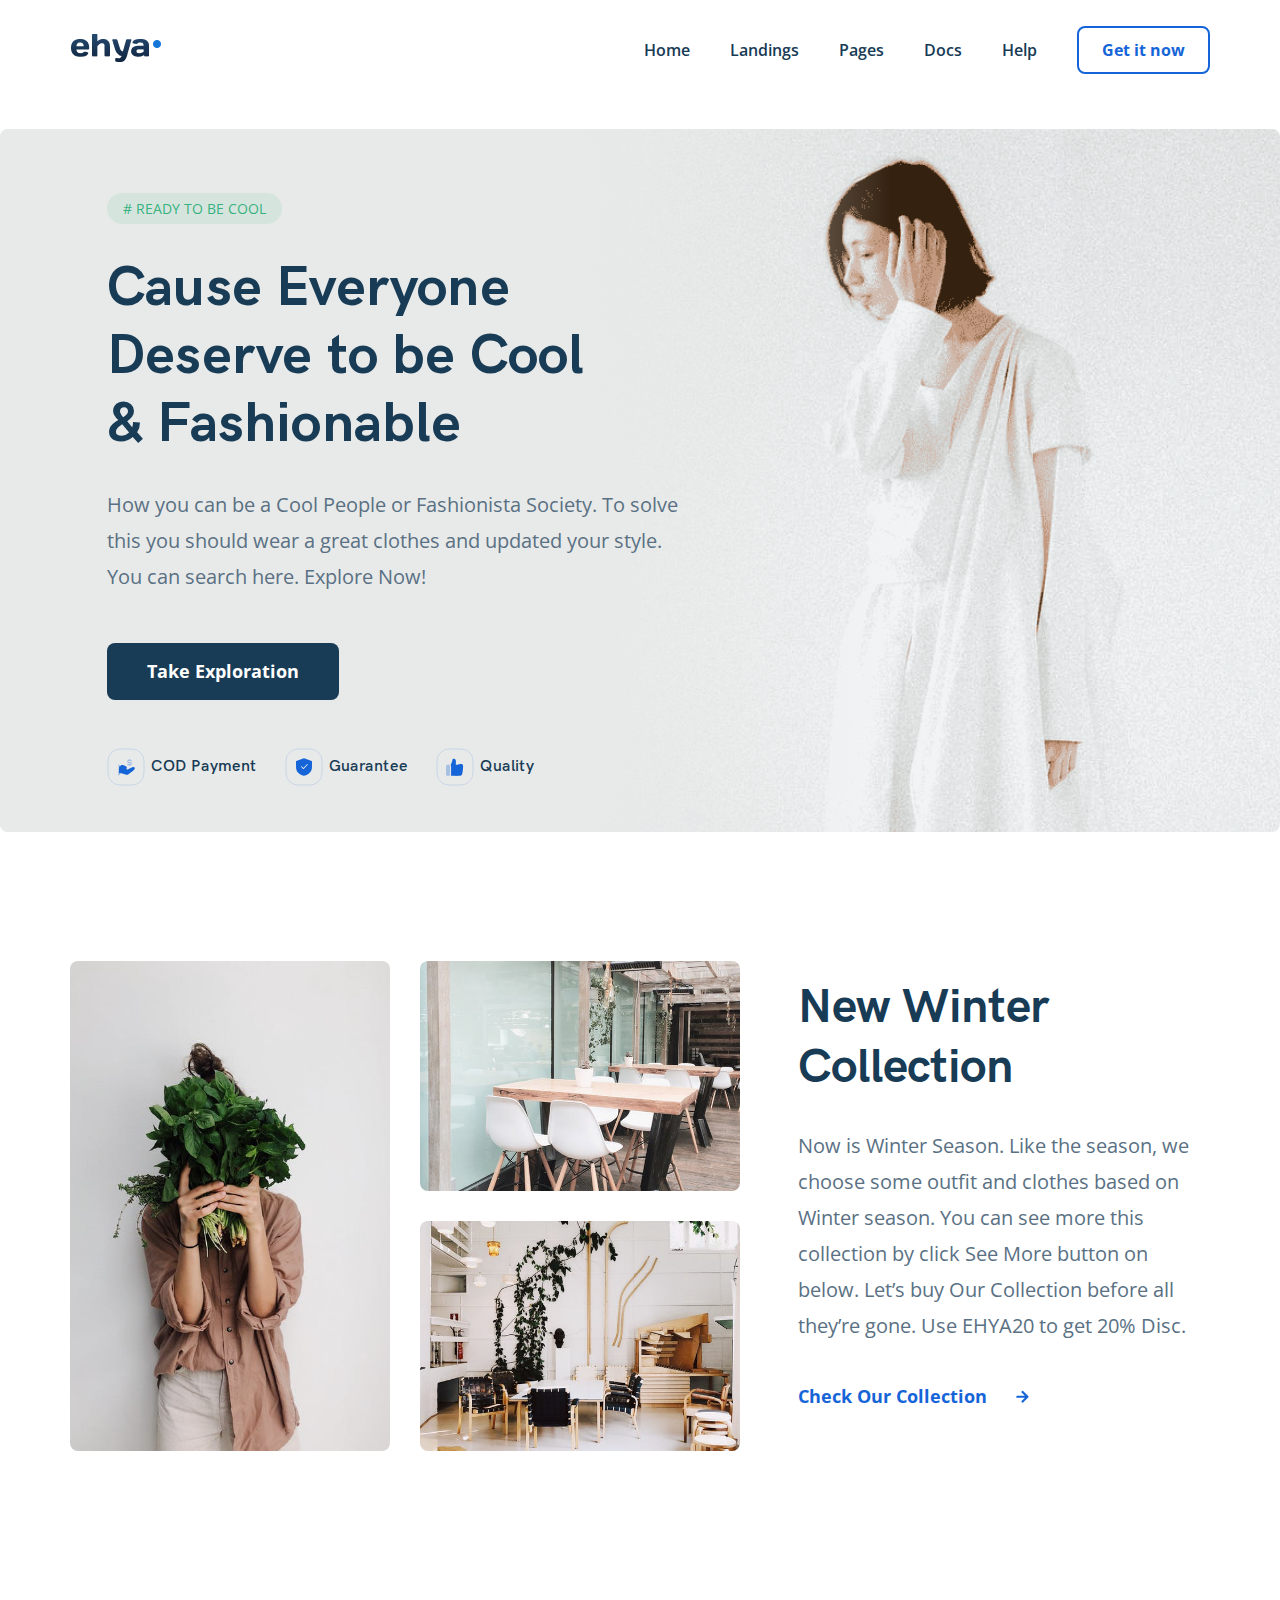
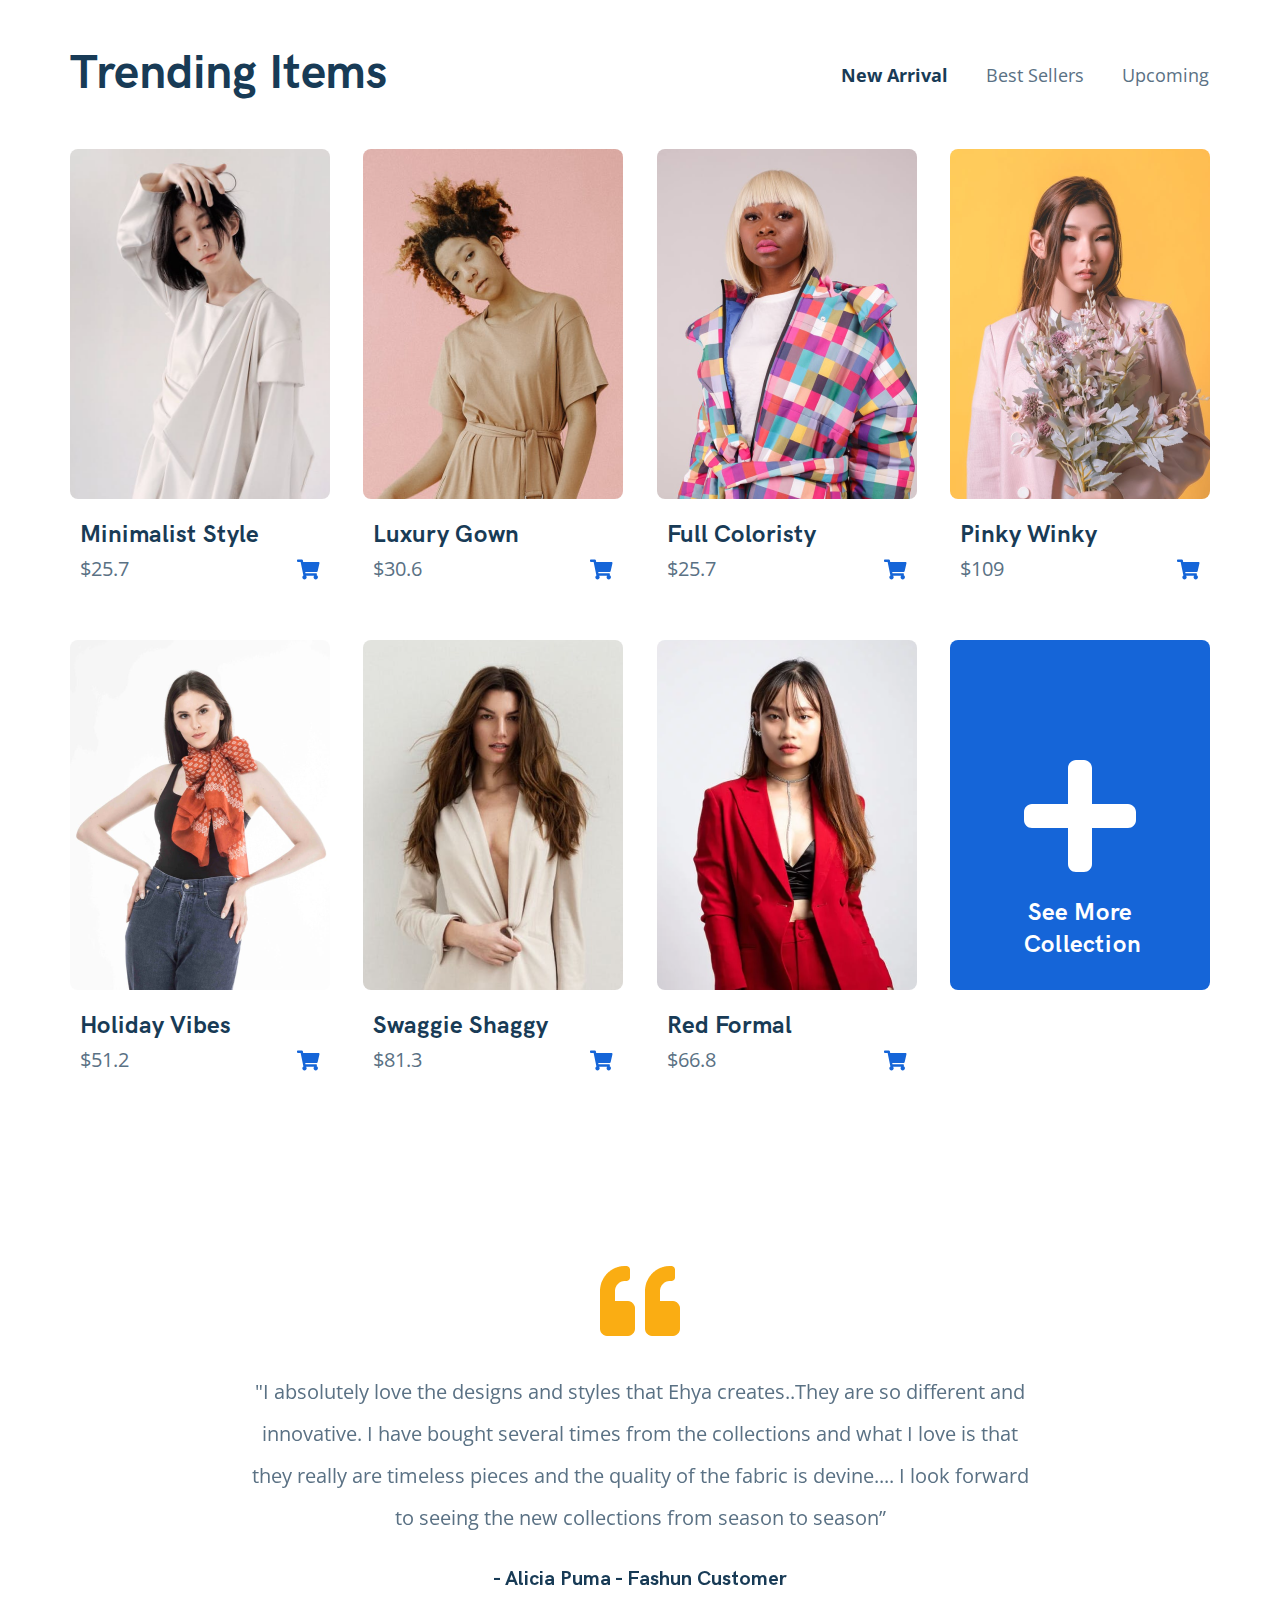
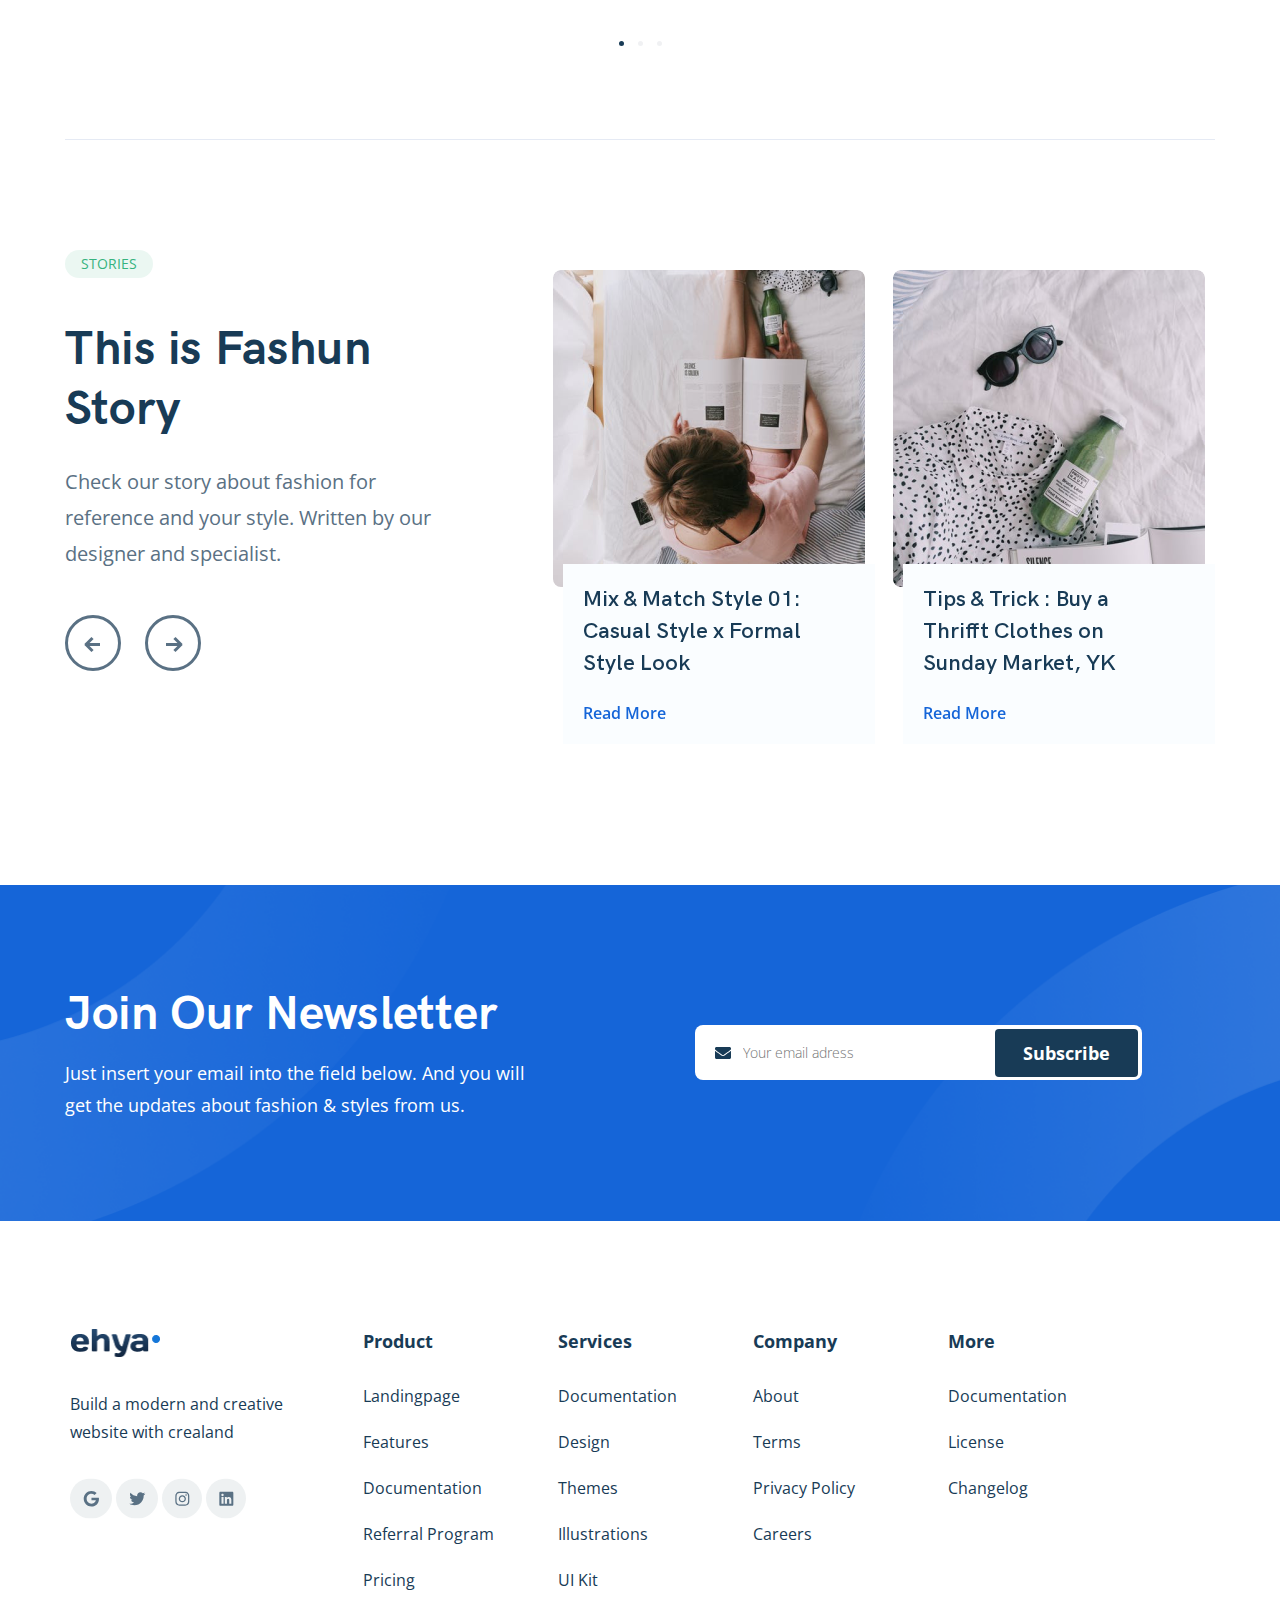
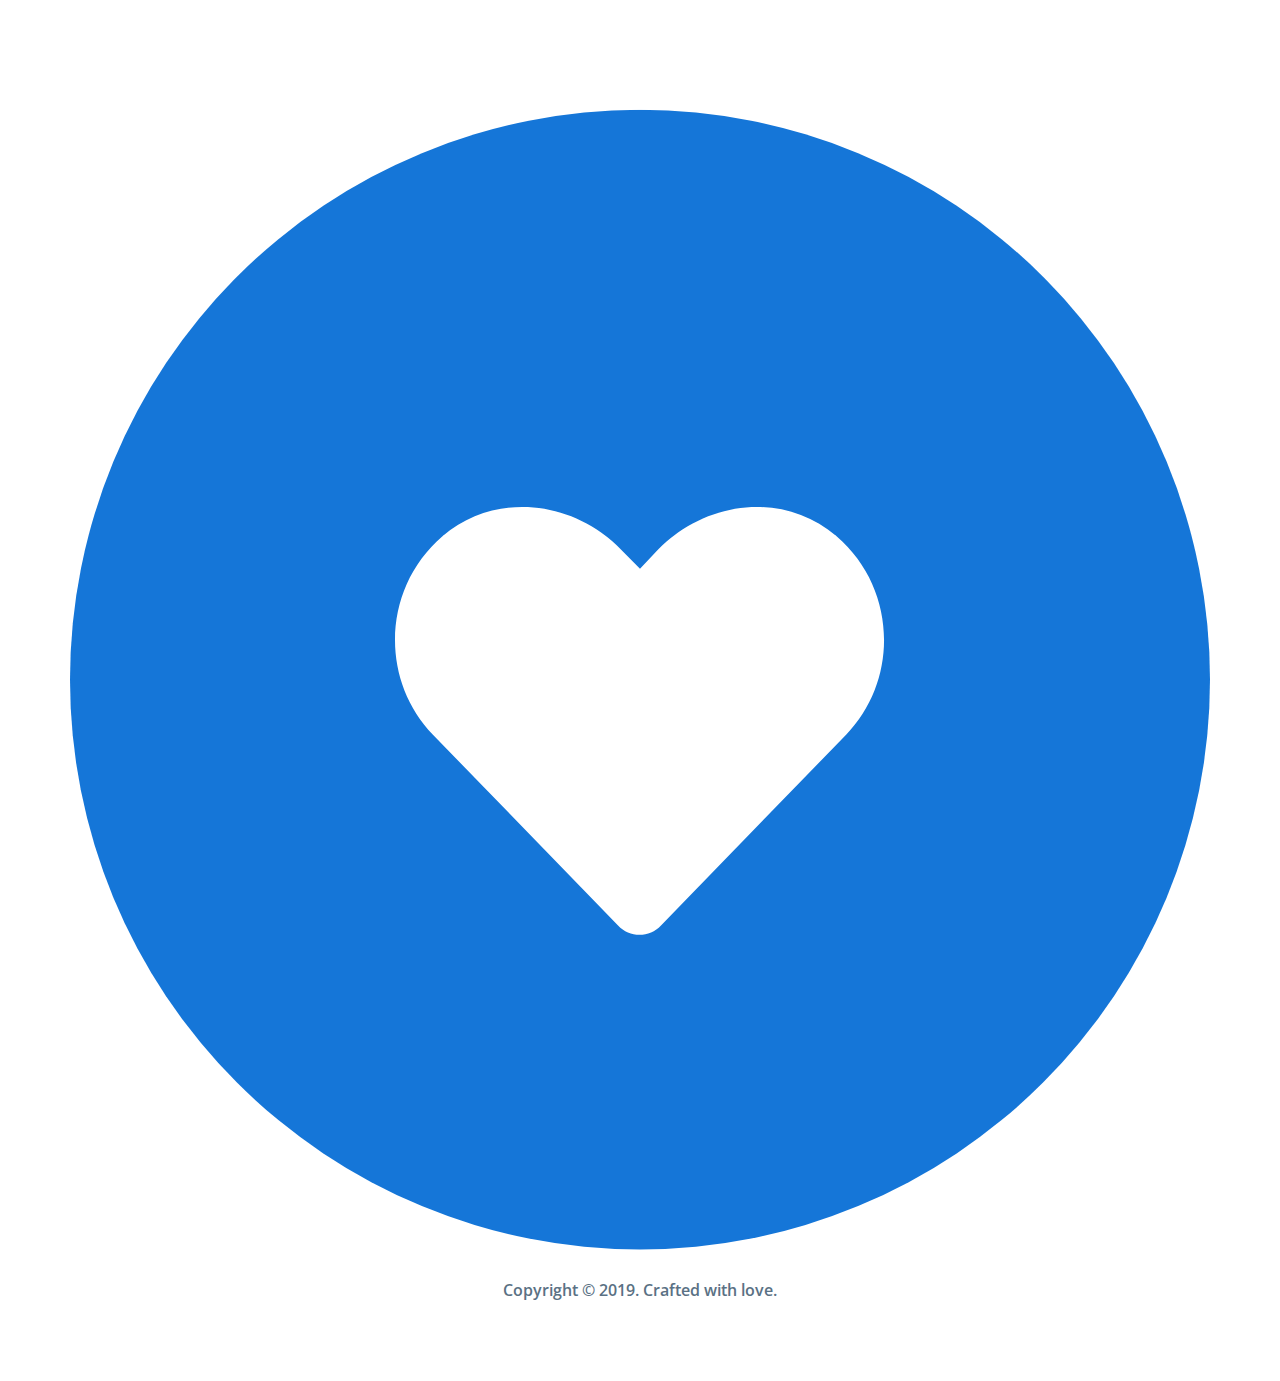
<file: index.html>
<!DOCTYPE html>
<html lang="en">
  <head>
    <meta charset="UTF-8" />
    <meta name="viewport" content="width=device-width, initial-scale=1.0" />
    <title>Ehua</title>
    <link rel="shortcut icon" href="favicon.ico" type="image/x-icon" />
    <link rel="icon" href="favicon.ico" type="image/x-icon" />
    <!-- стили -->
    <link
      href="https://fonts.googleapis.com/css2?family=Open+Sans:wght@300;400;600&display=swap"
      rel="stylesheet"
    />
    <!-- свайпер -->
    <link rel="stylesheet" href="css/swiper-bundle.min.css" />
    <!-- основные стили -->
    <link rel="stylesheet" href="css/style.css" />
  </head>

  <body>
    <header class="header">
      <div class="header-container">
        <div class="header__body header__body_desctop">
          <a href="#" class="header__logo"
            ><img
              src="img/header/logo.png"
              alt="Logo: Ehya"
              class="header__logo_image"
          /></a>
          <div class="header-burger">
            <span class="header-burger__line"></span>
          </div>
          <nav class="header-menu header-menu--desctop">
            <ul class="header-menu__list">
              <li class="header-menu__item">
                <a class="header-menu__link" href="#">Home</a>
              </li>
              <li class="header-menu__item">
                <a class="header-menu__link" href="#">Landings</a>
              </li>
              <li class="header-menu__item">
                <a class="header-menu__link" href="#">Pages</a>
              </li>
              <li class="header-menu__item">
                <a class="header-menu__link" href="#">Docs</a>
              </li>
              <li class="header-menu__item">
                <a class="header-menu__link" href="#">Help</a>
              </li>
              <li class="header-menu__item_1">
                <button class="header__button header-menu__button">
                  Get it now
                </button>
              </li>
            </ul>
          </nav>
        </div>
      </div>
    </header>
    <!-- /.header -->
    <section class="main">
      <div class="main-container">
        <div class="main-wrapper">
          <div class="main-discription">
            <span class="main__hashtag hashtag"># ready to be cool</span>
            <h1 class="main__title">
              Cause Everyone Deserve to be Cool & Fashionable
            </h1>
            <p class="main__text">
              How you can be a Cool People or Fashionista Society. To solve this
              you should wear a great clothes and updated your style. You can
              search here. Explore Now!
            </p>
            <button class="main__button">Take Exploration</button>
            <div class="main-links">
              <div class="main-link main-link__1">
                <img
                  src="img/main/icon-pay.svg"
                  alt=""
                  class="main__icon"
                /><span class="main-link__text">COD Payment</span>
              </div>
              <div class="main-link main-link__2">
                <img
                  src="img/main/icon-guard.svg"
                  alt=""
                  class="main__icon"
                /><span class="main-link__text">Guarantee</span>
              </div>
              <div class="main-link main-link__3">
                <img
                  src="img/main/icon-like.svg"
                  alt=""
                  class="main__icon"
                /><span class="main-link__text">Quality</span>
              </div>
            </div>
          </div>
        </div>
      </div>
    </section>
    <!-- /.main -->
    <section class="collection">
      <div class="collection-container">
        <div class="collection-wrapper">
          <div class="collection-images">
            <img
              src="img/collection/image_1.png"
              alt="Collection Image"
              class="collection__big-image image"
            />
            <div class="collection-image collection-image--flex">
              <img
                src="img/collection/image_2.png"
                alt="Collection Image"
                class="collection__image image collection__image--mr14"
              />
              <img
                src="img/collection/image_3.png"
                alt="Collection Image"
                class="collection__image image"
              />
            </div>
          </div>
          <div class="collection-discription">
            <h2 class="collection__title">New Winter Collection</h2>
            <p class="collection__text">
              Now is Winter Season. Like the season, we choose some outfit and
              clothes based on Winter season. You can see more this collection
              by click See More button on below. Let’s buy Our Collection before
              all they’re gone. Use EHYA20 to get 20% Disc.
            </p>
            <div class="collection__href">
              <a href="#" class="collection__link">Check Our Collection</a>
              <a href="#" class="collection__arrow"
                ><img
                  src="img/collection/arrow.svg"
                  alt="arrow"
                  class="collection__arrow"
              /></a>
            </div>
          </div>
        </div>
        <!-- /.collection-wrapper -->
      </div>
    </section>
    <section class="tranding">
      <div class="tranding-container">
        <div class="tranding-wrapper">
          <div class="tranding-navigation">
            <h3 class="tranding__title">Trending Items</h3>
            <ul class="tabs">
              <li data-target="#slide1" class="tabs__item tabs__item--active">
                New Arrival
              </li>

              <li data-target="#slide2" class="tabs__item">Best Sellers</li>

              <li data-target="#slide3" class="tabs__item">Upcoming</li>
            </ul>
          </div>
          <div id="slide1" class="tranding-images tranding-images--active">
            <a href="#"
              ><div class="tranding-card tranding-card__1">
                <div class="tranding-box">
                  <img
                    src="img/tranding/image1.png"
                    alt=""
                    class="tranding__image"
                  />
                </div>
                <h3 class="tranding-card__title">Minimalist Style</h3>
                <div class="tranding-cardsell">
                  <span class="tranding-card__price">$25.7 </span>
                  <img
                    src="img/tranding/shopping.svg"
                    alt="sell"
                    class="tranding-card__sell"
                  />
                </div></div
            ></a>
            <a href="#">
              <div class="tranding-card tranding-card__2">
                <div class="tranding-box">
                  <img
                    src="img/tranding/image2.png"
                    alt=""
                    class="tranding__image"
                  />
                </div>
                <h3 class="tranding-card__title">Luxury Gown</h3>
                <div class="tranding-cardsell">
                  <span class="tranding-card__price">$30.6 </span>
                  <img
                    src="img/tranding/shopping.svg"
                    alt="sell"
                    class="tranding-card__sell"
                  />
                </div></div
            ></a>
            <a href="#">
              <div class="tranding-card tranding-card__3">
                <div class="tranding-box">
                  <img
                    src="img/tranding/image3.png"
                    alt=""
                    class="tranding__image"
                  />
                </div>
                <h3 class="tranding-card__title">Full Coloristy</h3>
                <div class="tranding-cardsell">
                  <span class="tranding-card__price">$25.7 </span>
                  <img
                    src="img/tranding/shopping.svg"
                    alt="sell"
                    class="tranding-card__sell"
                  />
                </div>
              </div>
            </a>
            <a href="#">
              <div class="tranding-card tranding-card__4">
                <div class="tranding-box">
                  <img
                    src="img/tranding/image4.png"
                    alt=""
                    class="tranding__image"
                  />
                </div>
                <h3 class="tranding-card__title">Pinky Winky</h3>
                <div class="tranding-cardsell">
                  <span class="tranding-card__price">$109 </span>
                  <img
                    src="img/tranding/shopping.svg"
                    alt="sell"
                    class="tranding-card__sell"
                  />
                </div></div
            ></a>
            <a href="#"
              ><div class="tranding-card tranding-card__5">
                <div class="tranding-box">
                  <img
                    src="img/tranding/image5.png"
                    alt=""
                    class="tranding__image"
                  />
                </div>
                <h3 class="tranding-card__title">Holiday Vibes</h3>
                <div class="tranding-cardsell">
                  <span class="tranding-card__price">$51.2</span>
                  <img
                    src="img/tranding/shopping.svg"
                    alt="sell"
                    class="tranding-card__sell"
                  />
                </div>
              </div>
            </a>
            <a href="#"
              ><div class="tranding-card tranding-card__6">
                <div class="tranding-box">
                  <img
                    src="img/tranding/image6.png"
                    alt=""
                    class="tranding__image"
                  />
                </div>
                <h3 class="tranding-card__title">Swaggie Shaggy</h3>
                <div class="tranding-cardsell">
                  <span class="tranding-card__price">$81.3</span>
                  <img
                    src="img/tranding/shopping.svg"
                    alt="sell"
                    class="tranding-card__sell"
                  />
                </div></div
            ></a>
            <a href="#"
              ><div class="tranding-card tranding-card__7">
                <div class="tranding-box">
                  <img
                    src="img/tranding/image7.png"
                    alt=""
                    class="tranding__image"
                  />
                </div>
                <h3 class="tranding-card__title">Red Formal</h3>
                <div class="tranding-cardsell">
                  <span class="tranding-card__price">$66.8</span>
                  <img
                    src="img/tranding/shopping.svg"
                    alt="sell"
                    class="tranding-card__sell"
                  />
                </div></div
            ></a>
            <div class="tranding-card tranding-card__8">
              <a href="#"
                ><div class="tranding-more">
                  <div class="tranding-more__link">
                    <div class="tranding-more__collection">
                      <img
                        src="img/tranding/plus.svg"
                        alt=""
                        class="tranding-more__plus"
                      />
                      <span class="tranding-more__text"
                        >See More Collection</span
                      >
                    </div>
                  </div>
                </div>
              </a>
            </div>
          </div>

          <div id="slide2" class="tranding-images">
            <a href="#"
              ><div class="tranding-card tranding-card__1">
                <div class="tranding-box">
                  <img
                    src="img/tranding/image7.png"
                    alt=""
                    class="tranding__image"
                  />
                </div>
                <h3 class="tranding-card__title">Minimalist Style</h3>
                <div class="tranding-cardsell">
                  <span class="tranding-card__price">$25.7 </span>
                  <img
                    src="img/tranding/shopping.svg"
                    alt="sell"
                    class="tranding-card__sell"
                  />
                </div></div
            ></a>
            <a href="#">
              <div class="tranding-card tranding-card__2">
                <div class="tranding-box">
                  <img
                    src="img/tranding/image3.png"
                    alt=""
                    class="tranding__image"
                  />
                </div>
                <h3 class="tranding-card__title">Luxury Gown</h3>
                <div class="tranding-cardsell">
                  <span class="tranding-card__price">$30.6 </span>
                  <img
                    src="img/tranding/shopping.svg"
                    alt="sell"
                    class="tranding-card__sell"
                  />
                </div></div
            ></a>
            <a href="#">
              <div class="tranding-card tranding-card__3">
                <div class="tranding-box">
                  <img
                    src="img/tranding/image1.png"
                    alt=""
                    class="tranding__image"
                  />
                </div>
                <h3 class="tranding-card__title">Full Coloristy</h3>
                <div class="tranding-cardsell">
                  <span class="tranding-card__price">$25.7 </span>
                  <img
                    src="img/tranding/shopping.svg"
                    alt="sell"
                    class="tranding-card__sell"
                  />
                </div></div
            ></a>
            <a href="#"
              ><div class="tranding-card tranding-card__4">
                <div class="tranding-box">
                  <img
                    src="img/tranding/image2.png"
                    alt=""
                    class="tranding__image"
                  />
                </div>
                <h3 class="tranding-card__title">Pinky Winky</h3>
                <div class="tranding-cardsell">
                  <span class="tranding-card__price">$109 </span>
                  <img
                    src="img/tranding/shopping.svg"
                    alt="sell"
                    class="tranding-card__sell"
                  />
                </div></div
            ></a>
            <a href="#"
              ><div class="tranding-card tranding-card__5">
                <div class="tranding-box">
                  <img
                    src="img/tranding/image5.png"
                    alt=""
                    class="tranding__image"
                  />
                </div>
                <h3 class="tranding-card__title">Holiday Vibes</h3>
                <div class="tranding-cardsell">
                  <span class="tranding-card__price">$51.2</span>
                  <img
                    src="img/tranding/shopping.svg"
                    alt="sell"
                    class="tranding-card__sell"
                  />
                </div></div
            ></a>
            <a href="#"
              ><div class="tranding-card tranding-card__6">
                <div class="tranding-box">
                  <img
                    src="img/tranding/image7.png"
                    alt=""
                    class="tranding__image"
                  />
                </div>
                <h3 class="tranding-card__title">Swaggie Shaggy</h3>
                <div class="tranding-cardsell">
                  <span class="tranding-card__price">$81.3</span>
                  <img
                    src="img/tranding/shopping.svg"
                    alt="sell"
                    class="tranding-card__sell"
                  />
                </div></div
            ></a>
            <a href="#"
              ><div class="tranding-card tranding-card__7">
                <div class="tranding-box">
                  <img
                    src="img/tranding/image6.png"
                    alt=""
                    class="tranding__image"
                  />
                </div>
                <h3 class="tranding-card__title">Red Formal</h3>
                <div class="tranding-cardsell">
                  <span class="tranding-card__price">$66.8</span>
                  <img
                    src="img/tranding/shopping.svg"
                    alt="sell"
                    class="tranding-card__sell"
                  />
                </div></div
            ></a>
            <a href="#">
              <div class="tranding-card tranding-card__8">
                <div class="tranding-more">
                  <div class="tranding-more__link">
                    <div class="tranding-more__collection">
                      <img
                        src="img/tranding/plus.svg"
                        alt=""
                        class="tranding-more__plus"
                      />
                      <span class="tranding-more__text"
                        >See More Collection</span
                      >
                    </div>
                  </div>
                </div>
              </div>
            </a>
          </div>

          <div id="slide3" class="tranding-images">
            <a href="#">
              <div class="tranding-card tranding-card__1">
                <div class="tranding-box">
                  <img
                    src="img/tranding/image7.png"
                    alt=""
                    class="tranding__image"
                  />
                </div>
                <h3 class="tranding-card__title">Minimalist Style</h3>
                <div class="tranding-cardsell">
                  <span class="tranding-card__price">$25.7 </span>
                  <img
                    src="img/tranding/shopping.svg"
                    alt="sell"
                    class="tranding-card__sell"
                  />
                </div></div
            ></a>
            <a href="#">
              <div class="tranding-card tranding-card__2">
                <div class="tranding-box">
                  <img
                    src="img/tranding/image6.png"
                    alt=""
                    class="tranding__image"
                  />
                </div>
                <h3 class="tranding-card__title">Luxury Gown</h3>
                <div class="tranding-cardsell">
                  <span class="tranding-card__price">$30.6 </span>
                  <img
                    src="img/tranding/shopping.svg"
                    alt="sell"
                    class="tranding-card__sell"
                  />
                </div>
              </div>
            </a>
            <a href="#">
              <div class="tranding-card tranding-card__3">
                <div class="tranding-box">
                  <img
                    src="img/tranding/image5.png"
                    alt=""
                    class="tranding__image"
                  />
                </div>
                <h3 class="tranding-card__title">Full Coloristy</h3>
                <div class="tranding-cardsell">
                  <span class="tranding-card__price">$25.7 </span>
                  <img
                    src="img/tranding/shopping.svg"
                    alt="sell"
                    class="tranding-card__sell"
                  />
                </div>
              </div>
            </a>
            <a href="#"
              ><div class="tranding-card tranding-card__4">
                <div class="tranding-box">
                  <img
                    src="img/tranding/image4.png"
                    alt=""
                    class="tranding__image"
                  />
                </div>
                <h3 class="tranding-card__title">Pinky Winky</h3>
                <div class="tranding-cardsell">
                  <span class="tranding-card__price">$109 </span>
                  <img
                    src="img/tranding/shopping.svg"
                    alt="sell"
                    class="tranding-card__sell"
                  />
                </div></div
            ></a>
            <a href="#"
              ><div class="tranding-card tranding-card__5">
                <div class="tranding-box">
                  <img
                    src="img/tranding/image3.png"
                    alt=""
                    class="tranding__image"
                  />
                </div>
                <h3 class="tranding-card__title">Holiday Vibes</h3>
                <div class="tranding-cardsell">
                  <span class="tranding-card__price">$51.2</span>
                  <img
                    src="img/tranding/shopping.svg"
                    alt="sell"
                    class="tranding-card__sell"
                  />
                </div></div
            ></a>
            <a href="#"
              ><div class="tranding-card tranding-card__6">
                <div class="tranding-box">
                  <img
                    src="img/tranding/image2.png"
                    alt=""
                    class="tranding__image"
                  />
                </div>
                <h3 class="tranding-card__title">Swaggie Shaggy</h3>
                <div class="tranding-cardsell">
                  <span class="tranding-card__price">$81.3</span>
                  <img
                    src="img/tranding/shopping.svg"
                    alt="sell"
                    class="tranding-card__sell"
                  />
                </div></div
            ></a>
            <a href="#">
              <div class="tranding-card tranding-card__7">
                <div class="tranding-box">
                  <img
                    src="img/tranding/image1.png"
                    alt=""
                    class="tranding__image"
                  />
                </div>
                <h3 class="tranding-card__title">Red Formal</h3>
                <div class="tranding-cardsell">
                  <span class="tranding-card__price">$66.8</span>
                  <img
                    src="img/tranding/shopping.svg"
                    alt="sell"
                    class="tranding-card__sell"
                  />
                </div>
              </div>
            </a>
            <a href="#"
              ><div class="tranding-card tranding-card__8">
                <div class="tranding-more">
                  <div class="tranding-more__link">
                    <div class="tranding-more__collection">
                      <img
                        src="img/tranding/plus.svg"
                        alt=""
                        class="tranding-more__plus"
                      />
                      <span class="tranding-more__text"
                        >See More Collection</span
                      >
                    </div>
                  </div>
                </div>
              </div></a
            >
          </div>
        </div>
      </div>
    </section>
    <!-- /.collection -->

    <section class="reviews">
      <div class="reviews-container">
        <div class="reviews-wrapper">
          <!-- Slider main container -->
          <div class="swiper-container reviews-slider reviews__slider">
            <!-- Additional required wrapper -->
            <div class="swiper-wrapper">
              <!-- Slides -->
              <div class="swiper-slide">
                <div class="reviews-slide">
                  <h2 class="reviews__title">
                    <img
                      src="img/reviews/quote-left.png"
                      alt="quote"
                      class="reviews__quoter"
                    />
                  </h2>
                  <p class="reviews__text">
                    "I absolutely love the designs and styles that Ehya
                    creates..They are so different and innovative. I have bought
                    several times from the collections and what I love is that
                    they really are timeless pieces and the quality of the
                    fabric is devine.... I look forward to seeing the new
                    collections from season to season”
                  </p>
                  <p class="reviews__name">- Alicia Puma - Fashun Customer</p>
                </div>
              </div>
              <div class="swiper-slide">
                <div class="reviews-slide">
                  <h2 class="reviews__title"><img
                    src="img/reviews/quote-left.png"
                    alt="quote"
                    class="reviews__quoter"
                  /></h2>
                  <p class="reviews__text">
                    "I absolutely love the designs and styles that Ehya
                    creates..They are so different and innovative. I have bought
                    several times from the collections and what I love is that
                    they really are timeless pieces and the quality of the
                    fabric is devine.... I look forward to seeing the new
                    collections from season to season”
                  </p>
                  <p class="reviews__name">- Alicia Puma - Fashun Customer</p>
                </div>
              </div>
              <div class="swiper-slide">
                <div class="reviews-slide">
                  <h2 class="reviews__title"><img
                    src="img/reviews/quote-left.png"
                    alt="quote"
                    class="reviews__quoter"
                  /></h2>
                  <p class="reviews__text">
                    "I absolutely love the designs and styles that Ehya
                    creates..They are so different and innovative. I have bought
                    several times from the collections and what I love is that
                    they really are timeless pieces and the quality of the
                    fabric is devine.... I look forward to seeing the new
                    collections from season to season”
                  </p>
                  <p class="reviews__name">- Alicia Puma - Fashun Customer</p>
                </div>
              </div>
            </div>
            <!-- If we need pagination -->
            <div class="swiper-pagination"></div>
          </div>
        </div>
      </div>
    </section>
    <section class="fashion">
      <div class="fashion-container">
        <div class="fashion-wrapper">
          <div class="fashion-content">
            <div class="fashion-story">
              <span class="fashion__hashtag">STORIES</span>
              <h3 class="fashion__title">This is Fashun Story</h3>
              <p class="fashion__text">
                Check our story about fashion for reference and your style.
                Written by our designer and specialist.
              </p>
            </div>
            <div class="swiper-container fashion-slider fashion__slider">
              <div class="swiper-wrapper">
                <!-- Slides -->
                <div class="swiper-slide">
                  <div class="swiper-slide__item">
                    <div class="swiper-slide__box">
                      <img
                        src="img/fashion/imaga1.png"
                        alt=""
                        class="swiper-slide__image"
                      />
                      <div class="swiper-slide__discription">
                        <p class="swiper-slide__about">
                          Mix & Match Style 01: Casual Style x Formal Style Look
                        </p>
                        <a href="#" class="swiper-slide__link">Read More</a>
                      </div>
                    </div>
                    <div class="swiper-slide__box">
                      <img
                        src="img/fashion/image2.png"
                        alt=""
                        class="swiper-slide__image"
                      />
                      <div class="swiper-slide__discription">
                        <p class="swiper-slide__about">
                          Tips & Trick : Buy a Thrifft Clothes on Sunday Market,
                          YK
                        </p>
                        <a href="#" class="swiper-slide__link">Read More</a>
                      </div>
                    </div>
                  </div>
                </div>
                <div class="swiper-slide">
                  <div class="swiper-slide__item">
                    <div class="swiper-slide__box">
                      <img
                        src="img/fashion/imaga1.png"
                        alt=""
                        class="swiper-slide__image"
                      />
                      <div class="swiper-slide__discription">
                        <p class="swiper-slide__about">
                          Mix & Match Style 01: Casual Style x Formal Style Look
                        </p>
                        <a href="#" class="swiper-slide__link">Read More</a>
                      </div>
                    </div>
                    <div class="swiper-slide__box">
                      <img
                        src="img/tranding/image1.png"
                        alt=""
                        class="swiper-slide__image"
                      />
                      <div class="swiper-slide__discription">
                        <p class="swiper-slide__about">
                          Tips & Trick : Buy a Thrifft Clothes on Sunday Market,
                          YK
                        </p>
                        <a href="#" class="swiper-slide__link">Read More</a>
                      </div>
                    </div>
                  </div>
                </div>
                <div class="swiper-slide">
                  <div class="swiper-slide__item">
                    <div class="swiper-slide__box">
                      <img
                        src="img/fashion/imaga1.png"
                        alt=""
                        class="swiper-slide__image"
                      />
                      <div class="swiper-slide__discription">
                        <p class="swiper-slide__about">
                          Mix & Match Style 01: Casual Style x Formal Style Look
                        </p>
                        <a href="#" class="swiper-slide__link">Read More</a>
                      </div>
                    </div>
                    <div class="swiper-slide__box">
                      <img
                        src="img/tranding/image2.png"
                        alt=""
                        class="swiper-slide__image"
                      />
                      <div class="swiper-slide__discription">
                        <p class="swiper-slide__about">
                          Tips & Trick : Buy a Thrifft Clothes on Sunday Market,
                          YK
                        </p>
                        <a href="#" class="swiper-slide__link">Read More</a>
                      </div>
                    </div>
                  </div>
                </div>
              </div>
              <div class="button-position">
                <button class="slider-button slider-button--prev">
                  <span class="arrow1"></span>
                </button>
                <button class="slider-button slider-button--next">
                  <span class="arrow2"></span>
                </button>
              </div>
            </div>
          </div>
        </div>
      </div>
    </section>
    <section class="newsletter">
      <div class="newsletter-container">
        <div class="newsletter-wrapper">
          <div class="newsletter-box">
            <h2 class="newsletter-title">Join Our Newsletter</h2>
            <p class="newsletter-text">
              Just insert your email into the field below. And you will get the
              updates about fashion & styles from us.
            </p>
          </div>
          <form
            action="send.php"
            method="POST"
            class="subscribe newsletter__subscribe form"
          >
            <input
              type="email"
              class="subscribe__input"
              placeholder="Your email adress"
              name="email"
              required
            />
            <img
              src="img/newsletter/mail-icon.svg"
              alt=""
              class="subscribe__mail"
            />
            <button class="subscribe__button">Subscribe</button>
          </form>
        </div>
        <!-- /.newsletter-wrapper -->
      </div>
    </section>
    <footer class="footer">
      <div class="footer-container">
        <div class="footer-wrapper footer-item">
          <div class="footer-item__1">
            <img
              src="img/header/logo.png"
              alt="Logo: ehya"
              class="footer-item__logo"
            />
            <p class="footer-item__text_1">
              Build a modern and creative website with crealand
            </p>
            <div class="icon footer-icons">
              <a
                href="https://www.google.com/?gws_rd=ssl"
                target="_blank"
                class="icon__link"
                ><img src="img/footer/google-icon.svg" alt="google icon"
              /></a>
              <a href="https://twitter.com/" target="_blank" class="icon__link"
                ><img src="img/footer/twitter-icon.svg" alt="twitter icon"
              /></a>
              <a
                href="https://www.instagram.com/"
                target="_blank"
                class="icon__link"
                ><img src="img/footer/inst-icon.svg" alt="instagramm icon"
              /></a>
              <a
                href="https://dostup-linkedin.com/"
                target="_blank"
                class="icon__link"
                ><img src="img/footer/in-icon.svg" alt="in icon"
              /></a>
            </div>
          </div>
          <div class="footer-item__2">
            <h3 class="footer-item__title">Product</h3>
            <ul class="footer-item__list">
              <li class="footer-item__link">
                <a href="#" class="footer-item__text">Landingpage</a>
              </li>
              <li class="footer-item__link">
                <a href="#" class="footer-item__text">Features</a>
              </li>
              <li class="footer-item__link">
                <a href="#" class="footer-item__text">Documentation</a>
              </li>
              <li class="footer-item__link">
                <a href="#" class="footer-item__text">Referral Program</a>
              </li>
              <li class="footer-item__link">
                <a href="#" class="footer-item__text">Pricing</a>
              </li>
            </ul>
          </div>
          <div class="footer-item__3">
            <h3 class="footer-item__title">Services</h3>
            <ul class="footer-item__list">
              <li class="footer-item__link">
                <a href="#" class="footer-item__text">Documentation</a>
              </li>
              <li class="footer-item__link">
                <a href="#" class="footer-item__text">Design</a>
              </li>
              <li class="footer-item__link">
                <a href="#" class="footer-item__text">Themes</a>
              </li>
              <li class="footer-item__link">
                <a href="#" class="footer-item__text">Illustrations</a>
              </li>
              <li class="footer-item__link">
                <a href="#" class="footer-item__text">UI Kit</a>
              </li>
            </ul>
          </div>
          <div class="footer-item__4">
            <h3 class="footer-item__title">Company</h3>
            <ul class="footer-item__list">
              <li class="footer-item__link">
                <a href="#" class="footer-item__text">About</a>
              </li>
              <li class="footer-item__link">
                <a href="#" class="footer-item__text">Terms</a>
              </li>
              <li class="footer-item__link">
                <a href="#" class="footer-item__text">Privacy Policy</a>
              </li>
              <li class="footer-item__link">
                <a href="#" class="footer-item__text">Careers</a>
              </li>
            </ul>
          </div>
          <div class="footer-item__5">
            <h3 class="footer-item__title">More</h3>
            <ul class="footer-item__list">
              <li class="footer-item__link">
                <a href="#" class="footer-item__text">Documentation</a>
              </li>
              <li class="footer-item__link">
                <a href="#" class="footer-item__text">License</a>
              </li>
              <li class="footer-item__link">
                <a href="#" class="footer-item__text">Changelog</a>
              </li>
            </ul>
          </div>
          <div class="footer-item__6">
            <img
              src="img/footer/heart-icon.svg"
              alt="heart"
              class="footer-item__icon"
            />
            <p class="footer-item__copiright">
              Copyright © 2019. Crafted with love.
            </p>
          </div>
        </div>
      </div>
    </footer>
    <!-- /.footer -->

    <script src="js/jquery-3.5.1.min.js"></script>
    <!-- валидация -->
    <script src="js/jquery.validate.min.js"></script>
    <!-- маски jQuery -->
    <script src="js/jquery.mask.min.js"></script>
    <!-- Свайпер -->
    <script src="js/swiper-bundle.min.js"></script>
    <!-- Основной JS -->
    <script src="js/main.js"></script>
  </body>
</html>
</file>
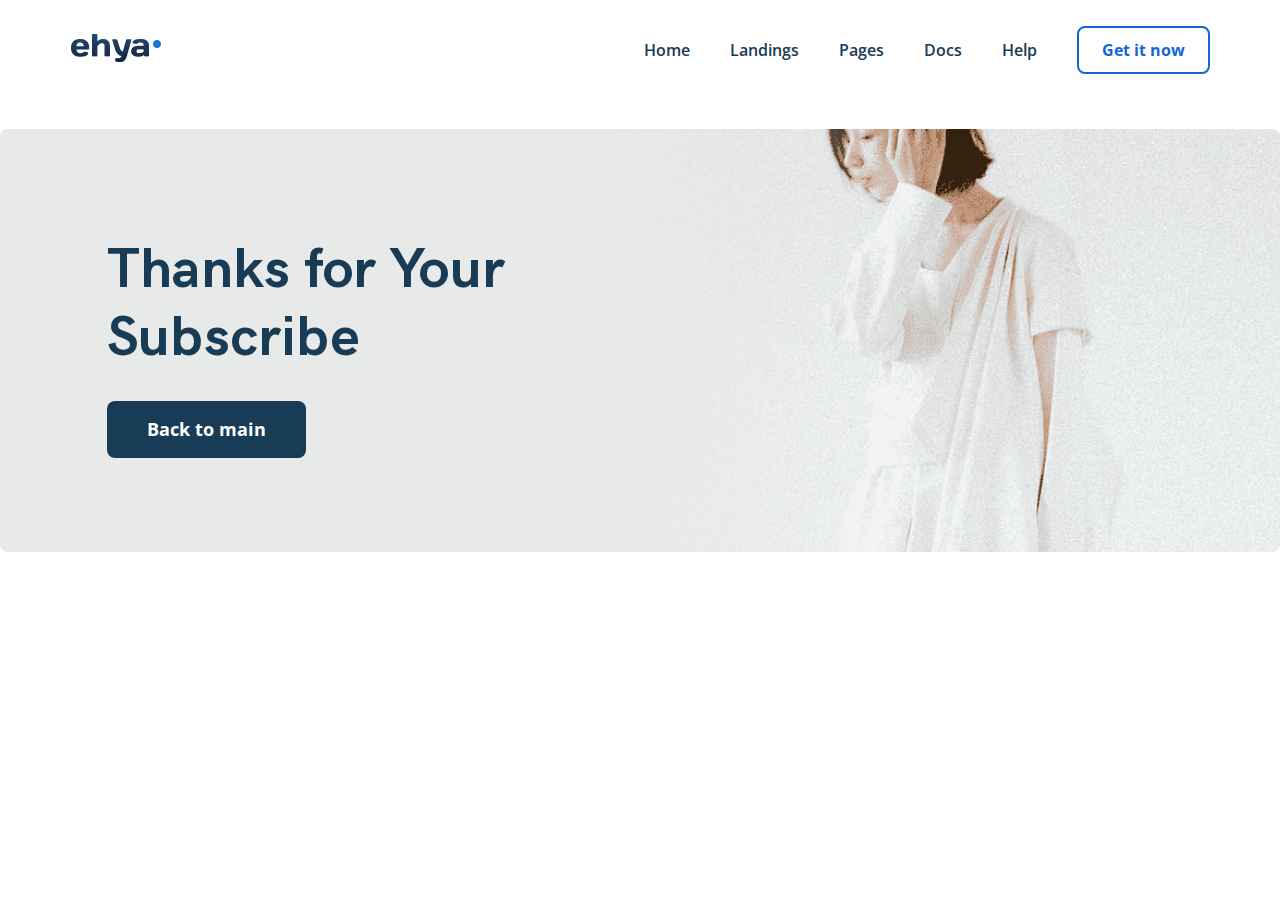
<file: thanks.html>
<!DOCTYPE html>
<html lang="en">
  <head>
    <meta charset="UTF-8" />
    <meta name="viewport" content="width=device-width, initial-scale=1.0" />
    <title>Ehua</title>
    <link rel="shortcut icon" href="favicon.ico" type="image/x-icon" />
    <link rel="icon" href="favicon.ico" type="image/x-icon" />
    <!-- стили -->
    <link
      href="https://fonts.googleapis.com/css2?family=Open+Sans:wght@300;400;600&display=swap"
      rel="stylesheet"
    />
    <!-- свайпер -->
    <link rel="stylesheet" href="css/swiper-bundle.min.css" />
    <!-- основные стили -->
    <link rel="stylesheet" href="css/style.css" />
  </head>

  <body>
    <header class="header">
      <div class="header-container">
        <div class="header__body header__body_desctop">
          <a href="#" class="header__logo"
            ><img
              src="img/header/logo.png"
              alt="Logo: Ehya"
              class="header__logo_image"
          /></a>
          <div class="header-burger">
            <span class="header-burger__line"></span>
          </div>
          <nav class="header-menu header-menu--desctop">
            <ul class="header-menu__list">
              <li class="header-menu__item">
                <a class="header-menu__link" href="#">Home</a>
              </li>
              <li class="header-menu__item">
                <a class="header-menu__link" href="#">Landings</a>
              </li>
              <li class="header-menu__item">
                <a class="header-menu__link" href="#">Pages</a>
              </li>
              <li class="header-menu__item">
                <a class="header-menu__link" href="#">Docs</a>
              </li>
              <li class="header-menu__item">
                <a class="header-menu__link" href="#">Help</a>
              </li>
              <button class="header__button header-menu__button">
                Get it now
              </button>
            </ul>
          </nav>
        </div>
      </div>
    </header>
<section class="main">
  <div class="main-container">
    <div class="main-wrapper">
      <div class="main-discription">
        <h1 class="main__title">Thanks for Your Subscribe</h1>
        <a href="https://artem-tolkachev.ru/ehya/"><button class="main__button">Back to main</button></a>
        </div>
      </div>
    </div>
  </div>
</section>
  </body>
</html>
</file>
<file: css/style.css>
@font-face{font-family:"HKGrotesk";src:url("../fonts/HKGrotesk-Regular.woff") format("woff");src:url("../fonts/HKGrotesk-Regular.woff2") format("woff2");font-style:normal;font-weight:normal}@font-face{font-family:"HKGrotesk-Bold";src:url("../fonts/HKGrotesk-Bold.woff") format("woff");src:url("../fonts/HKGrotesk-Bold.woff2") format("woff2");font-style:normal;font-weight:700}@font-face{font-family:"HKGrotesk-SemiBold";src:url("../fonts/HKGrotesk-SemiBold.woff") format("woff");src:url("../fonts/HKGrotesk-SemiBold.woff2") format("woff2");font-style:normal;font-weight:600}*{-webkit-box-sizing:border-box;box-sizing:border-box}body{font-family:'Open Sans', sans-serif}body.lock{overflow:hidden}.container{max-width:1140px;margin:auto}button,input{outline:none}button{cursor:pointer;border:none}img{max-width:100%}a{text-decoration:none}ul{list-style-type:none;padding:0;margin:0}li{text-decoration:none}.map__image_script{display:none}.map__google{display:none}.map__google_googleScript{display:block}/*! normalize.css v8.0.1 | MIT License | github.com/necolas/normalize.css */html{line-height:1.15;-webkit-text-size-adjust:100%}body{margin:0}main{display:block}h1{font-size:2em;margin:0.67em 0}hr{-webkit-box-sizing:content-box;box-sizing:content-box;height:0;overflow:visible}pre{font-family:monospace, monospace;font-size:1em}a{background-color:transparent}abbr[title]{border-bottom:none;text-decoration:underline;-webkit-text-decoration:underline dotted;text-decoration:underline dotted}b,strong{font-weight:bolder}code,kbd,samp{font-family:monospace, monospace;font-size:1em}small{font-size:80%}sub,sup{font-size:75%;line-height:0;position:relative;vertical-align:baseline}sub{bottom:-0.25em}sup{top:-0.5em}img{border-style:none}button,input,optgroup,select,textarea{font-family:inherit;font-size:100%;line-height:1.15;margin:0}button,input{overflow:visible}button,select{text-transform:none}button,[type="button"],[type="reset"],[type="submit"]{-webkit-appearance:button}button::-moz-focus-inner,[type="button"]::-moz-focus-inner,[type="reset"]::-moz-focus-inner,[type="submit"]::-moz-focus-inner{border-style:none;padding:0}button:-moz-focusring,[type="button"]:-moz-focusring,[type="reset"]:-moz-focusring,[type="submit"]:-moz-focusring{outline:1px dotted ButtonText}fieldset{padding:0.35em 0.75em 0.625em}legend{-webkit-box-sizing:border-box;box-sizing:border-box;color:inherit;display:table;max-width:100%;padding:0;white-space:normal}progress{vertical-align:baseline}textarea{overflow:auto}[type="checkbox"],[type="radio"]{-webkit-box-sizing:border-box;box-sizing:border-box;padding:0}[type="number"]::-webkit-inner-spin-button,[type="number"]::-webkit-outer-spin-button{height:auto}[type="search"]{-webkit-appearance:textfield;outline-offset:-2px}[type="search"]::-webkit-search-decoration{-webkit-appearance:none}::-webkit-file-upload-button{-webkit-appearance:button;font:inherit}details{display:block}summary{display:list-item}template{display:none}[hidden]{display:none}.header-container{max-width:1140px;margin:auto}.header__body_desctop{padding:26px 0 55px 0;display:-webkit-box;display:-ms-flexbox;display:flex;-webkit-box-pack:justify;-ms-flex-pack:justify;justify-content:space-between;-webkit-box-align:center;-ms-flex-align:center;align-items:center}.header-menu__list{display:-webkit-box;display:-ms-flexbox;display:flex;-webkit-box-align:center;-ms-flex-align:center;align-items:center}.header-menu__item{margin-right:40px;text-decoration:none;list-style:none}.header-menu__link{color:#183B56;font-style:normal;font-weight:600;font-size:16px;line-height:22px}.header__button{height:48px;border-radius:8px;border:2px solid #1565D8;background-color:#fff;color:#1565D8;padding:13px 23px;font-style:normal;font-weight:bold;font-size:16px}.main-container{max-width:1280px;margin:0 auto}.main-wrapper{border-radius:8px;position:relative}.main-wrapper:after{content:'';position:absolute;left:0;top:0;right:0;bottom:0;background:-webkit-gradient(linear, right top, left top, color-stop(30.34%, rgba(238,238,238,0.0001)), color-stop(55%, #E8EAE9));background:linear-gradient(270deg, rgba(238,238,238,0.0001) 30.34%, #E8EAE9 55%);z-index:-3;border-radius:8px}.main-wrapper:before{content:'';position:absolute;top:0;left:0;right:0;bottom:0;background:url(../img/main/imagebg.png) no-repeat;background-size:85%;background-position:left 357px bottom 58%;background-color:#E8EAE9;z-index:-4;border-radius:8px}.main-discription{padding:70px 0 46px 107px;max-width:700px}.main__hashtag{background-color:blue;padding:6px 16px;border-radius:200px;background-color:#fff;background:rgba(54,179,126,0.1);color:#36B37E;text-transform:uppercase;font-style:normal;font-size:14px}.main__title{font-family:"HKGrotesk-Bold",sans-serif;margin-top:38px;max-width:510px;font-size:56px;line-height:68px;color:#183B56;margin-bottom:28px;letter-spacing:0.2px}.main__text{font-style:normal;font-weight:normal;font-size:20px;line-height:36px;max-width:652px;color:#5A7184;margin-bottom:48px}.main__button{padding:16px 40px;background-color:#183B56;border-radius:8px;color:#fff;font-style:normal;font-weight:bold;font-size:18px;line-height:25px;margin-bottom:48px;cursor:pointer}.main-links{display:-webkit-box;display:-ms-flexbox;display:flex;max-width:427px;-webkit-box-align:center;-ms-flex-align:center;align-items:center;-webkit-box-pack:justify;-ms-flex-pack:justify;justify-content:space-between}.main-link{font-family:"HKGrotesk-SemiBold",sans-serif;display:-webkit-box;display:-ms-flexbox;display:flex;-webkit-box-align:center;-ms-flex-align:center;align-items:center;font-style:normal;font-weight:600;font-size:16px;line-height:20px;-webkit-box-orient:horizontal;-webkit-box-direction:normal;-ms-flex-direction:row;flex-direction:row;color:#183B56}.main__icon{margin-right:6px}.collection-container{max-width:1140px;margin:0 auto}.collection-wrapper{display:-webkit-box;display:-ms-flexbox;display:flex;margin-top:129px;-webkit-box-pack:justify;-ms-flex-pack:justify;justify-content:space-between;padding-right:20px;margin-bottom:145px}.collection-images{display:-webkit-box;display:-ms-flexbox;display:flex}.collection__big-image{width:320px;height:490px;-o-object-fit:cover;object-fit:cover;margin-right:30px}.collection__image{width:320px;height:230px;-o-object-fit:cover;object-fit:cover}.collection-image--flex{display:-webkit-box;display:-ms-flexbox;display:flex;-webkit-box-orient:vertical;-webkit-box-direction:normal;-ms-flex-direction:column;flex-direction:column;-webkit-box-pack:justify;-ms-flex-pack:justify;justify-content:space-between}.collection-discription{max-width:392px}.collection__title{font-family:"HKGrotesk-Bold",sans-serif;font-style:normal;font-weight:bold;font-size:48px;line-height:60px;max-width:280px;color:#183B56;margin-top:17px;margin-bottom:30px}.collection__text{font-style:normal;font-weight:normal;font-size:20px;line-height:36px;color:#5A7184;margin-bottom:40px}.collection__link{font-style:normal;font-weight:bold;font-size:18px;line-height:25px;text-decoration:none;color:#1565D8}.collection__href{display:-webkit-box;display:-ms-flexbox;display:flex;max-width:231px;-webkit-box-pack:justify;-ms-flex-pack:justify;justify-content:space-between;-webkit-box-align:center;-ms-flex-align:center;align-items:center}.image{border-radius:8px}.tranding-container{max-width:1140px;margin:0 auto}.tranding-wrapper{margin-bottom:135px}.tranding-navigation{display:-webkit-box;display:-ms-flexbox;display:flex;-webkit-box-pack:justify;-ms-flex-pack:justify;justify-content:space-between;-webkit-box-align:center;-ms-flex-align:center;align-items:center;margin-bottom:10px}.tranding__title{font-family:"HKGrotesk-Bold",sans-serif;font-style:normal;font-weight:bold;font-size:48px;line-height:60px;color:#183B56;letter-spacing:0.2px;margin-bottom:35px}.tranding-images{-webkit-box-pack:justify;-ms-flex-pack:justify;justify-content:space-between;display:-webkit-box;display:-ms-flexbox;display:flex;-ms-flex-wrap:wrap;flex-wrap:wrap;-webkit-box-orient:horizontal;-webkit-box-direction:normal;-ms-flex-direction:row;flex-direction:row}.tranding-card{width:260px;height:441px;margin-bottom:50px}.tranding-card__title{font-family:"HKGrotesk-Bold",sans-serif;margin:0;font-style:normal;font-weight:bold;font-size:24px;line-height:32px;color:#183B56;margin-left:10px}.tranding-card__price{font-style:normal;font-weight:normal;font-size:20px;line-height:36px;color:#5A7184}.tranding-cardsell{display:-webkit-box;display:-ms-flexbox;display:flex;-webkit-box-align:center;-ms-flex-align:center;align-items:center;-webkit-box-pack:justify;-ms-flex-pack:justify;justify-content:space-between;max-width:240px;margin:0 auto}.tranding-images{display:none}.tranding-images--active{display:-webkit-box;display:-ms-flexbox;display:flex}.tranding-box{height:350px;width:260px;margin-bottom:20px}.tranding__image{-o-object-fit:cover;object-fit:cover;width:100%;height:100%;border-radius:8px}.tranding-more{background-color:#1565D8;height:350px;border-radius:8px;padding:120px 74px 104px 74px}.tranding-more__collection{display:-webkit-box;display:-ms-flexbox;display:flex;-webkit-box-orient:vertical;-webkit-box-direction:normal;-ms-flex-direction:column;flex-direction:column;-ms-flex-line-pack:center;align-content:center}.tranding-more__text{font-family:"HKGrotesk-Bold",sans-serif;font-style:normal;font-weight:bold;font-size:24px;line-height:32px;text-align:center;letter-spacing:0.2px;color:#fff}.tranding-more__plus{margin-bottom:25px}.tabs{display:-webkit-box;display:-ms-flexbox;display:flex;width:370px;-webkit-box-pack:justify;-ms-flex-pack:justify;justify-content:space-between;margin-top:15px}.tabs__item{cursor:pointer;color:#5A7184;font-style:normal;font-weight:normal;font-size:18px;line-height:25px;border:1px solid transparent;-webkit-transition:all 0.3s ease 0s;transition:all 0.3s ease 0s}.tabs__item--active{font-style:normal;font-weight:bold;font-size:18px;line-height:25px;color:#183B56;-webkit-transition:all 0.3s ease 0s;transition:all 0.3s ease 0s}.reviews-container{max-width:800px;margin:0 auto}.reviews-wrapper{margin-bottom:80px}.reviews-slide{text-align:center}.reviews__title{margin:0}.reviews__quote{-o-object-fit:cover;object-fit:cover;width:80px;height:92px;margin-bottom:24px}.reviews__text{font-style:normal;font-weight:normal;font-size:20px;line-height:42px;color:#5A7184;margin-top:30px;margin-bottom:28px}.reviews__name{font-family:"HKGrotesk-Bold",sans-serif;font-style:normal;font-weight:bold;font-size:20px;line-height:24px;margin-bottom:68px;color:#183B56}.swiper-pagination-bullet{background-color:#B3BAC5;margin:0 7px !important;width:5px;height:5px}.swiper-pagination-bullet-active{background-color:#183B56}.fashion-container{max-width:1150px;margin:0 auto}.fashion-wrapper{padding-top:130px;border-top:1px solid #E5EAF4;margin-bottom:140px}.fashion-content{display:-webkit-box;display:-ms-flexbox;display:flex;position:relative}.fashion__hashtag{background-color:blue;padding:6px 16px;border-radius:200px;background-color:#fff;background:rgba(54,179,126,0.1);color:#36B37E;text-transform:uppercase;font-style:normal;font-size:14px;position:absolute;top:-20px}.fashion__title{font-family:"HKGrotesk-Bold",sans-serif;margin-top:50px;font-style:normal;font-weight:bold;font-size:48px;line-height:60px;color:#183B56;margin-bottom:24px;max-width:317px;letter-spacing:0.2px}.fashion__text{font-style:normal;font-weight:normal;font-size:20px;line-height:36px;color:#5A7184}.fashion-slider{position:static;margin:0;margin-left:96px}.fashion-slider-nav{display:-webkit-box;display:-ms-flexbox;display:flex}.fashion-story{max-width:400px;position:relative}.fashion-slider{max-width:662px}.slider-button{position:absolute;z-index:100;width:56px;height:56px;background-color:#fff;top:0;left:0;display:block;border:3px solid #5A7184;border-radius:50%}.slider-button:hover{border:1px solid #183B56}.slider-button--next{left:80px;top:345px}.slider-button--prev{top:345px}.arrow1{width:14px;height:3px;background-color:#5A7184;position:absolute;left:50%;-webkit-transform:translateX(-50%);transform:translateX(-50%)}.arrow1:after{content:'';position:absolute;width:10px;height:3px;top:-3px;right:6px;background-color:#5A7184;-webkit-transform:rotate(-45deg);transform:rotate(-45deg)}.arrow1::before{content:'';position:absolute;width:10px;height:3px;top:3px;right:6px;background-color:#5A7184;-webkit-transform:rotate(45deg);transform:rotate(45deg)}.arrow1:hover{background-color:#183B56}.arrow2{width:14px;height:3px;background-color:#5A7184;position:absolute;left:50%;-webkit-transform:translateX(-50%);transform:translateX(-50%)}.arrow2:after{content:'';position:absolute;width:10px;height:3px;top:-3px;right:-3px;background-color:#5A7184;-webkit-transform:rotate(45deg);transform:rotate(45deg)}.arrow2::before{content:'';position:absolute;width:10px;height:3px;top:3px;right:-3px;background-color:#5A7184;-webkit-transform:rotate(-45deg);transform:rotate(-45deg)}.swiper-slide__item{display:-webkit-box;display:-ms-flexbox;display:flex;-webkit-box-pack:justify;-ms-flex-pack:justify;justify-content:space-between}.swiper-slide__box{width:322px;height:475px;position:relative}.swiper-slide__discription{position:absolute;z-index:30;padding:20px 37px 20px 20px;background-color:#FAFDFF;top:294px;width:312px;left:10px}.swiper-slide__about{font-family:"HKGrotesk-SemiBold",sans-serif;font-weight:600;font-size:22px;line-height:32px;color:#183B56;margin-top:0}.swiper-slide__link{font-style:normal;font-weight:600;font-size:16px;line-height:22px;list-style-type:none;color:#1565D8}.swiper-slide__image{width:312px;height:317px;border-radius:8px;-o-object-fit:cover;object-fit:cover}.swiper .button-position{position:relative}.newsletter{position:relative;padding:100px 0 100px 0;background:url(../img/newsletter/CTA.png) no-repeat;background-position:center;margin-bottom:108px;width:100%;background-size:cover}.newsletter-container{max-width:1150px;margin:0 auto}.newsletter-wrapper{position:relative;display:-webkit-box;display:-ms-flexbox;display:flex;-webkit-box-align:center;-ms-flex-align:center;align-items:center;-webkit-box-pack:justify;-ms-flex-pack:justify;justify-content:space-between;max-width:1077px}.newsletter-title{font-family:"HKGrotesk-Bold",sans-serif;margin:0;color:#fff;font-style:normal;font-weight:bold;font-size:48px;line-height:60px;margin-bottom:12px;letter-spacing:0.2px}.newsletter-box{max-width:487px}.newsletter-text{font-style:normal;font-weight:normal;font-size:18px;line-height:32px;color:#fff;margin:0}.newsletter__subscribe label{position:absolute;top:58px;left:20px;z-index:20;color:#fff;font-weight:bold;text-shadow:1px 1px 2px black, 0 0 1em #fff}.subscribe{position:relative;width:447px;height:55px;border-radius:0 4px 4px 0}.subscribe__input{position:absolute;width:100%;height:100%;padding-left:48px;padding-right:160px;border:none;font-weight:300;font-size:14px;line-height:18px;border-radius:8px}.subscribe__button{position:absolute;right:4px;top:4px;width:143px;height:48px;border-radius:4px;background-color:#183B56;color:#fff;font-style:normal;font-weight:bold;font-size:18px;line-height:25px}.subscribe__mail{position:absolute;z-index:20;top:50%;-webkit-transform:translateY(-50%);transform:translateY(-50%);left:20px}.footer-container{max-width:1140px;margin:0 auto}.footer-wrapper{display:-ms-grid;display:grid;-ms-grid-columns:(1fr)[12];grid-template-columns:repeat(12, 1fr);-ms-grid-rows:270px 1fr;grid-template-rows:270px 1fr;grid-column-gap:30px}.footer-item__title{font-style:normal;font-weight:bold;font-size:18px;line-height:25px;color:#183B56;margin-top:0;margin-bottom:31px}.footer-item__link{text-decoration:none;list-style-type:none;margin-bottom:24px}.footer-item__text{font-style:normal;font-weight:normal;font-size:16px;line-height:22px;color:#183B56;margin-bottom:24px;margin-top:0}.footer-item__text_1{margin-bottom:32px;font-style:normal;font-weight:normal;font-size:16px;line-height:28px;color:#183B56;margin-top:0}.footer-item__icon{margin-bottom:24px}.footer-item__copiright{margin:0}.footer-item__logo{width:90px;height:28px;margin-bottom:33px}.footer-item__copiright{text-align:center;font-weight:600;font-size:16px;line-height:22px;color:#5A7184}.footer-item__1{display:-webkit-box;display:-ms-flexbox;display:flex;-webkit-box-orient:vertical;-webkit-box-direction:normal;-ms-flex-direction:column;flex-direction:column;grid-column:span 3}.footer-item__2{display:-webkit-box;display:-ms-flexbox;display:flex;-webkit-box-orient:vertical;-webkit-box-direction:normal;-ms-flex-direction:column;flex-direction:column;grid-column:span 2}.footer-item__3{display:-webkit-box;display:-ms-flexbox;display:flex;-webkit-box-orient:vertical;-webkit-box-direction:normal;-ms-flex-direction:column;flex-direction:column;grid-column:span 2}.footer-item__4{display:-webkit-box;display:-ms-flexbox;display:flex;-webkit-box-orient:vertical;-webkit-box-direction:normal;-ms-flex-direction:column;flex-direction:column;grid-column:span 2}.footer-item__5{display:-webkit-box;display:-ms-flexbox;display:flex;-webkit-box-orient:vertical;-webkit-box-direction:normal;-ms-flex-direction:column;flex-direction:column;grid-column:span 3}.footer-item__6{display:-webkit-box;display:-ms-flexbox;display:flex;-webkit-box-orient:vertical;-webkit-box-direction:normal;-ms-flex-direction:column;flex-direction:column;grid-column:span 12;margin-top:96px;margin-bottom:80px}@media (max-width: 1200px){.header-container{max-width:960px}.container{max-width:960px}.main-container{max-width:1140px}.main-wrapper:before{content:'';background-position:left 300px bottom 60%;background-color:#E8EAE9}.collection-container{max-width:960px}.collection-wrapper{padding-right:0;-ms-flex-wrap:wrap;flex-wrap:wrap;-webkit-box-pack:center;-ms-flex-pack:center;justify-content:center}.collection-discription{max-width:100%}.collection__big-image{width:100%}.collection__image{width:400px}.collection-images{width:100%}.collection__title{max-width:100%}.tranding-container{max-width:960px}.tranding-images{-ms-flex-pack:distribute;justify-content:space-around}.fashion-container{max-width:960px}.fashion-content{-ms-flex-wrap:wrap;flex-wrap:wrap}.fashion__hashtag{position:static}.fashion__title{max-width:100%}.fashion-story{max-width:510px;text-align:center;margin:0 auto;margin-bottom:108px}.fashion-slider{margin:0 auto}.fashion .slider-button--next{top:234px;left:51%}.fashion .slider-button--prev{top:234px;left:41%}.newsletter-container{max-width:960px}.newsletter-wrapper{max-width:960px}.footer-container{max-width:960px}}@media (max-width: 992px){.container{max-width:700px}.header-container{max-width:700px}.main-container{max-width:800px}.main-wrapper:before{content:'';position:absolute;top:0;left:0;right:0;bottom:0;background-position:left 250px bottom 55%;background-color:#E8EAE9}.main-discription{padding:62px 0 46px 40px;max-width:550px}.tranding-container{max-width:700px}.tranding-navigation{-webkit-box-orient:vertical;-webkit-box-direction:normal;-ms-flex-direction:column;flex-direction:column;margin-bottom:55px}.reviews-container{max-width:700px}.newsletter{height:402px;margin-bottom:64px;padding:72px 141px 80px 141px}.newsletter-container{max-width:700px}.newsletter-wrapper{-webkit-box-orient:vertical;-webkit-box-direction:normal;-ms-flex-direction:column;flex-direction:column}.newsletter-box{text-align:center}.newsletter-text{margin-bottom:56px}.slider-button:hover{border:3px solid #5A7184}.footer-container{max-width:700px}.footer-wrapper{grid-row-gap:48px}.footer-item__1{grid-column:span 5}.footer-item__2{-ms-grid-column:6;-ms-grid-column-span:3;grid-column:6/9}.footer-item__3{-ms-grid-column:9;-ms-grid-column-span:3;grid-column:9/12}.footer-item__4{-ms-grid-row:2;-ms-grid-row-span:1;grid-row:2/3;-ms-grid-column:6;-ms-grid-column-span:3;grid-column:6/9}.footer-item__5{-ms-grid-row:2;-ms-grid-row-span:1;grid-row:2/3;-ms-grid-column:9;-ms-grid-column-span:3;grid-column:9/12}.footer-item__6{margin-top:0}.collection-container{max-width:700px}.collection__big-image{width:320px}}@media (max-width: 768px){.header-container{max-width:650px;width:92%}.header{position:fixed;width:100%;top:0;left:0;z-index:99}.header:before{content:'';position:absolute;top:0;left:0;width:100%;height:100%;background-color:#fff;z-index:20}.header__body{z-index:19;display:-webkit-box;display:-ms-flexbox;display:flex;-webkit-box-pack:justify;-ms-flex-pack:justify;justify-content:space-between;-webkit-box-align:center;-ms-flex-align:center;align-items:center;padding:18px 0 18px 0}.header-menu{position:fixed;top:-155%;left:2.5%;width:95%;background-color:#fff;padding:26px 0 0 0;-webkit-transition:all 0.6s ease 0s;transition:all 0.6s ease 0s;overflow:auto;z-index:30}.header-menu__list{display:-webkit-box;display:-ms-flexbox;display:flex;-webkit-box-orient:vertical;-webkit-box-direction:normal;-ms-flex-direction:column;flex-direction:column;padding:0;overflow:auto;margin-left:5%;margin-right:5%;-webkit-box-align:start;-ms-flex-align:start;align-items:flex-start;margin-bottom:5%}.header-menu__item{list-style:none;margin-bottom:20px}.header-menu__item_1{width:100%}.header-menu__link{text-decoration:none;list-style:none;color:black;font-style:normal;font-weight:600;font-size:16px;line-height:22px;color:#183B56}.header-menu--active{top:10px;margin:auto;max-height:322px;-webkit-box-shadow:0px 16px 48px rgba(0,0,0,0.16);box-shadow:0px 16px 48px rgba(0,0,0,0.16)}.header-menu__button{width:100%;height:40px;padding-top:9px;padding-bottom:9px}.header__logo{-webkit-box-flex:0;-ms-flex:0 0 120px;flex:0 0 120px;z-index:20;position:relative}.header-burger{display:block;position:relative;width:22px;height:17px;z-index:40}.header-burger:before,.header-burger:after{content:'';background-color:#3A4C66;position:absolute;width:100%;height:2px;left:0;border-radius:5px}.header-burger:before{top:0}.header-burger:after{bottom:0}.header-burger__line{position:absolute;width:100%;height:2px;background-color:#3A4C66;left:0;top:8px;-webkit-transition:all 0.6s ease 0s;transition:all 0.6s ease 0s;border-radius:5px}.header-burger--active{position:absolute;right:32px;top:30px}.header-burger--active:before{-webkit-transform:rotate(45deg);transform:rotate(45deg);top:7px;-webkit-transition:all 0.6s ease 0s;transition:all 0.6s ease 0s}.header-burger--active:after{-webkit-transform:rotate(-45deg);transform:rotate(-45deg);bottom:8px;-webkit-transition:all 0.6s ease 0s;transition:all 0.6s ease 0s}.header-burger--active__line{-webkit-transform:scale(0);transform:scale(0)}.main-container{max-width:728px}.main-wrapper{margin-top:90px}.main-wrapper:before{content:'';background-position:left -30px bottom 60%;background-color:#E8EAE9;background-size:160%;z-index:-3}.main-discription{padding:36px 0 44px 28px;max-width:500px;font-size:18px;line-height:32px}.main__title{font-style:normal;font-weight:bold;font-size:48px;line-height:60px;margin-top:25px;letter-spacing:0.2px;max-width:430px}.main__text{font-size:18px;line-height:32px;max-width:400px;margin-bottom:36px}.main__button{margin-bottom:40px}.main-links{max-width:407px}.collection-container{max-width:672px}.collection-wrapper{margin-top:80px;margin-bottom:60px}.collection-images{margin-bottom:40px}.collection__big-image{width:320px}.collection__title{margin-top:0;max-width:100%;margin-bottom:18px;letter-spacing:0.2px}.collection__text{margin-top:0;margin-bottom:30px}.tranding-container{max-width:610px}.tranding-wrapper{margin-bottom:80px}.tranding-navigation{-webkit-box-orient:vertical;-webkit-box-direction:normal;-ms-flex-direction:column;flex-direction:column;margin-bottom:55px}.tranding-box{width:280px;height:350px}.tranding-card{width:280px}.tranding__title{margin-bottom:32px}.tranding-cardsell{max-width:260px;margin-left:10px}.tranding-images{-webkit-box-pack:justify;-ms-flex-pack:justify;justify-content:space-between}.tabs{max-width:100%;margin-top:0}.reviews-container{max-width:630px}.reviews-wrapper{margin-bottom:80px}.reviews__quote{margin-bottom:20px}.reviews__text{margin-bottom:46px;margin-top:25px}.fashion__title{max-width:100%;margin-top:28px;margin-bottom:0}.fashion__text{margin-top:10px}.fashion-story{margin-bottom:103px}.fashion-container{max-width:728px}.fashion-slider{max-width:682px}.fashion-wrapper{padding-top:79px;margin-bottom:44px}.fashion .slider-button--next{top:213px;left:51%}.fashion .slider-button--prev{top:213px;left:40%}.swiper-slide__item{-ms-flex-pack:distribute;justify-content:space-around}.swiper-slide__image{width:96%}.swiper-slide__discription{padding:20px 37px 20px 20px}.newsletter{min-height:402px;background-size:cover}.newsletter-wrapper{max-width:510px}.newsletter-box{text-align:center}.newsletter-text{margin-bottom:56px}.footer-wrapper{grid-column-gap:20px;grid-row-gap:40px}.footer-container{max-width:672px}.footer-item__1{margin-left:10px}.footer-item__3{-ms-grid-column:9;-ms-grid-column-span:3;grid-column:9/12;margin-left:28px}.footer-item__5{-ms-grid-row:2;-ms-grid-row-span:1;grid-row:2/3;-ms-grid-column:9;-ms-grid-column-span:3;grid-column:9/12;margin-left:28px}.footer-item__logo{margin-bottom:28px}}@media (max-width: 740px){.newsletter{max-height:410px;padding:80px 0 80px}.newsletter-container{margin:0 auto}.newsletter-wrapper{max-width:100%}.newsletter-box{text-align:center}.newsletter-text{margin-bottom:56px}}@media (max-width: 700px){.main-wrapper:before{content:'';background-position:left -40px bottom 60%;background-color:#E8EAE9}.main-discription{display:-webkit-box;display:-ms-flexbox;display:flex;-webkit-box-orient:vertical;-webkit-box-direction:normal;-ms-flex-direction:column;flex-direction:column;max-width:400px;-webkit-box-align:center;-ms-flex-align:center;align-items:center}.main__title{font-size:34px;line-height:40px;text-align:center}.main__text{text-align:center}.main__hashtag{-ms-flex-item-align:start;-ms-grid-row-align:start;align-self:start}.main-links{max-width:300px;-ms-flex-wrap:wrap;flex-wrap:wrap;-ms-flex-pack:distribute;justify-content:space-around}.collection-container{max-width:93%}.reviews-container{max-width:93%}.swiper-slide__item{-webkit-box-orient:vertical;-webkit-box-direction:normal;-ms-flex-direction:column;flex-direction:column}.swiper-slide__box{-ms-flex-item-align:center;-ms-grid-row-align:center;align-self:center}.fashion .slider-button--next{top:234px;left:52%}.fashion .slider-button--prev{top:234px;left:40%}.swiper-slide__box{margin-bottom:24px}}@media (max-width: 576px) and (min-width: 320px){.header-container{max-width:95%}.header__body{padding:18px 0 36px 0}.header-burger--active{right:29px;top:29px}.main-wrapper{margin-top:0px;margin-right:0;margin-left:0;border-radius:0;background-size:cover;background-position:center}.main-wrapper:after{content:'';position:absolute;left:0px;top:0;right:0;bottom:0;background:-webkit-gradient(linear, left top, left bottom, color-stop(47.32%, rgba(238,238,238,0.0001)), color-stop(65.51%, #E8EAE9));background:linear-gradient(180deg, rgba(238,238,238,0.0001) 47.32%, #E8EAE9 65.51%);z-index:-1}.main-wrapper:before{content:'';background:url(../img/main/image-mobile.png) no-repeat;background-position:left 50px;background-color:#E8EAE9;background-size:cover;top:20px;left:0;right:0;bottom:0}.main-discription{padding:470px 20px 36px 20px;display:-webkit-box;display:-ms-flexbox;display:flex;-webkit-box-orient:vertical;-webkit-box-direction:normal;-ms-flex-direction:column;flex-direction:column;-webkit-box-align:center;-ms-flex-align:center;align-items:center;max-width:576px}.main__hashtag{padding:2px 26px;line-height:20px;-ms-flex-item-align:center;-ms-grid-row-align:center;align-self:center;margin-bottom:22px}.main__title{text-align:center;margin-bottom:20px;font-size:31px;line-height:40px;margin-top:0}.main__text{text-align:center;font-size:16px;line-height:28px;margin-bottom:24px;margin-top:0}.main__button{min-width:233px;margin-bottom:22px;font-size:16px;line-height:22px;padding:13px 28px}.main-links{-ms-flex-wrap:wrap;flex-wrap:wrap;max-width:300px;-ms-flex-pack:distribute;justify-content:space-around;line-height:22px}.main-link__1{margin-right:16px;margin-bottom:16px}.main-link__2{margin-bottom:16px}.main__icon{width:24px;height:24px}.collection-container{max-width:93%}.collection-wrapper{margin-top:64px;margin-bottom:64px}.collection-images{-ms-flex-wrap:wrap;flex-wrap:wrap;margin-bottom:36px}.collection-image--flex{-webkit-box-orient:horizontal;-webkit-box-direction:normal;-ms-flex-direction:row;flex-direction:row;-webkit-box-pack:justify;-ms-flex-pack:justify;justify-content:space-between}.collection__big-image{width:100%;margin-right:0px;margin-bottom:14px;height:300px}.collection__image{min-width:138px;height:97px}.collection__image--mr14{margin-right:14px}.collection__title{font-size:28px;line-height:36px;text-align:center;margin-bottom:16px}.collection__href{-webkit-box-align:center;-ms-flex-align:center;align-items:center;margin:0 auto;max-width:210px}.collection__link{font-size:16px;line-height:22px}.collection__text{font-style:normal;font-weight:normal;font-size:16px;line-height:28px;text-align:center;width:97%;margin-bottom:24px}.tranding-container{max-width:93%}.tranding-wrapper{margin-bottom:40px}.tranding-navigation{margin-bottom:36px}.tranding__title{font-style:normal;font-weight:bold;font-size:28px;line-height:36px;margin-top:0;margin-bottom:24px}.tranding-card{width:140px;height:234px;margin-bottom:20px}.tranding-card__title{font-style:normal;font-weight:bold;font-size:16px;line-height:20px;margin:0}.tranding-card__sell{width:16px;height:16px}.tranding-card__price{margin-right:10px;font-size:14px;line-height:24px}.tranding-box{height:170px;width:140px;margin-bottom:13px}.tranding-cardsell{-webkit-box-pack:start;-ms-flex-pack:start;justify-content:start;-webkit-box-align:center;-ms-flex-align:center;align-items:center;margin:0}.tranding__image{width:100%;-o-object-fit:cover;object-fit:cover}.tranding-more{background-color:#1565D8;height:170px;border-radius:8px;padding:40px 23px 29px 23px}.tranding-more__text{font-size:20px;line-height:24px}.tranding-more__plus{margin-bottom:20px}.tranding-images{-ms-flex-pack:distribute;justify-content:space-around}.tabs__item{font-style:normal;font-weight:normal;font-size:16px;line-height:22px}.reviews-wrapper{margin-bottom:50px}.reviews__name{width:180px;margin:0 auto;margin-bottom:45px}.reviews-wrapper{margin-bottom:64px}.reviews__quoter{width:75px;height:71px;margin-bottom:13px}.reviews__text{font-size:18px;line-height:36px;margin-top:0;margin-bottom:24px;letter-spacing:0.12px}.fashion-container{max-width:95%}.fashion-wrapper{padding-top:48px;margin-bottom:0}.fashion-story{max-width:280px;margin-bottom:95px}.fashion__hashtag{padding:2px 11px;line-height:20px;-ms-flex-item-align:center;-ms-grid-row-align:center;align-self:center}.fashion__title{font-style:normal;font-weight:bold;font-size:28px;line-height:36px;letter-spacing:0}.fashion__text{font-style:normal;font-weight:normal;font-size:16px;line-height:28px}.fashion-slider{max-width:95%}.fashion .slider-button{width:48px;height:48px}.fashion .slider-button--next{top:195px;left:52%}.fashion .slider-button--prev{top:195px;left:39%}.swiper-slide__box{width:280px;height:277px;margin-bottom:160px}.swiper-slide__discription{padding:23px 10px 20px 20px !important;width:270px;top:255px}.swiper-slide__about{font-style:normal;font-weight:600;font-size:20px;line-height:24px;max-width:270px;margin-bottom:15px}.swiper-slide__image{width:97%;height:100%}.newsletter{height:414px;margin-bottom:48px;padding:64px 0 80px;background-size:cover}.newsletter-container{max-width:95%;margin:0 auto}.newsletter-wrapper{max-width:100% !important}.newsletter-title{font-style:normal;font-weight:bold;font-size:28px;line-height:36px;text-align:center;margin-bottom:24px}.newsletter-box{text-align:center}.newsletter-text{margin-bottom:36px;font-style:normal;font-weight:normal;font-size:16px;line-height:28px}.newsletter__subscribe label{position:absolute;top:-30px;left:20px;z-index:20;color:#fff;font-weight:bold;margin-bottom:5px;text-shadow:1px 1px 2px black, 0 0 1em #fff;font-size:12px}.subscribe{max-width:92%}.subscribe__button{position:static;width:100%;font-size:18px;line-height:25px;border-radius:8px}.subscribe__input{position:static;margin-bottom:10px;padding-right:20px}.footer-container{max-width:92%}.footer-wrapper{grid-row-gap:20px !important;-ms-grid-rows:1fr 1fr;grid-template-rows:1fr 1fr;grid-column-gap:0}.footer-item__link{margin-bottom:15px}.footer-item__title{font-size:16px;line-height:22px;margin-bottom:20px}.footer-item__logo{margin-bottom:16px}.footer-item__text{font-size:14px;line-height:20px;margin-bottom:15px}.footer-item__text_1{font-size:14px;line-height:24px;text-align:center;max-width:263px;margin-top:0;margin-bottom:16px}.footer-item__1{grid-column:span 12;-ms-grid-row:3;grid-row:3/3;-webkit-box-align:center;-ms-flex-align:center;align-items:center;margin-bottom:64px;margin-top:-25px;margin-left:-18px}.footer-item__2{-ms-grid-column:1;-ms-grid-column-span:5;grid-column:1/6}.footer-item__3{-ms-grid-column:7;-ms-grid-column-span:5;grid-column:7/12;margin-left:0;margin-left:-5px}.footer-item__4{-ms-grid-row:2;-ms-grid-row-span:1;grid-row:2/3;-ms-grid-column:1;-ms-grid-column-span:5;grid-column:1/6}.footer-item__5{-ms-grid-row:2;-ms-grid-row-span:1;grid-row:2/3;-ms-grid-column:7;-ms-grid-column-span:5;grid-column:7/12;margin-left:-5px}.footer-item__6{display:none}}@media (max-width: 460px) and (min-width: 320px){.fashion .slider-button--next{top:215px;left:52%}.fashion .slider-button--prev{top:215px;left:30%}}@media (max-width: 320px){.container{max-width:92%}}
/*# sourceMappingURL=style.css.map */
</file>
